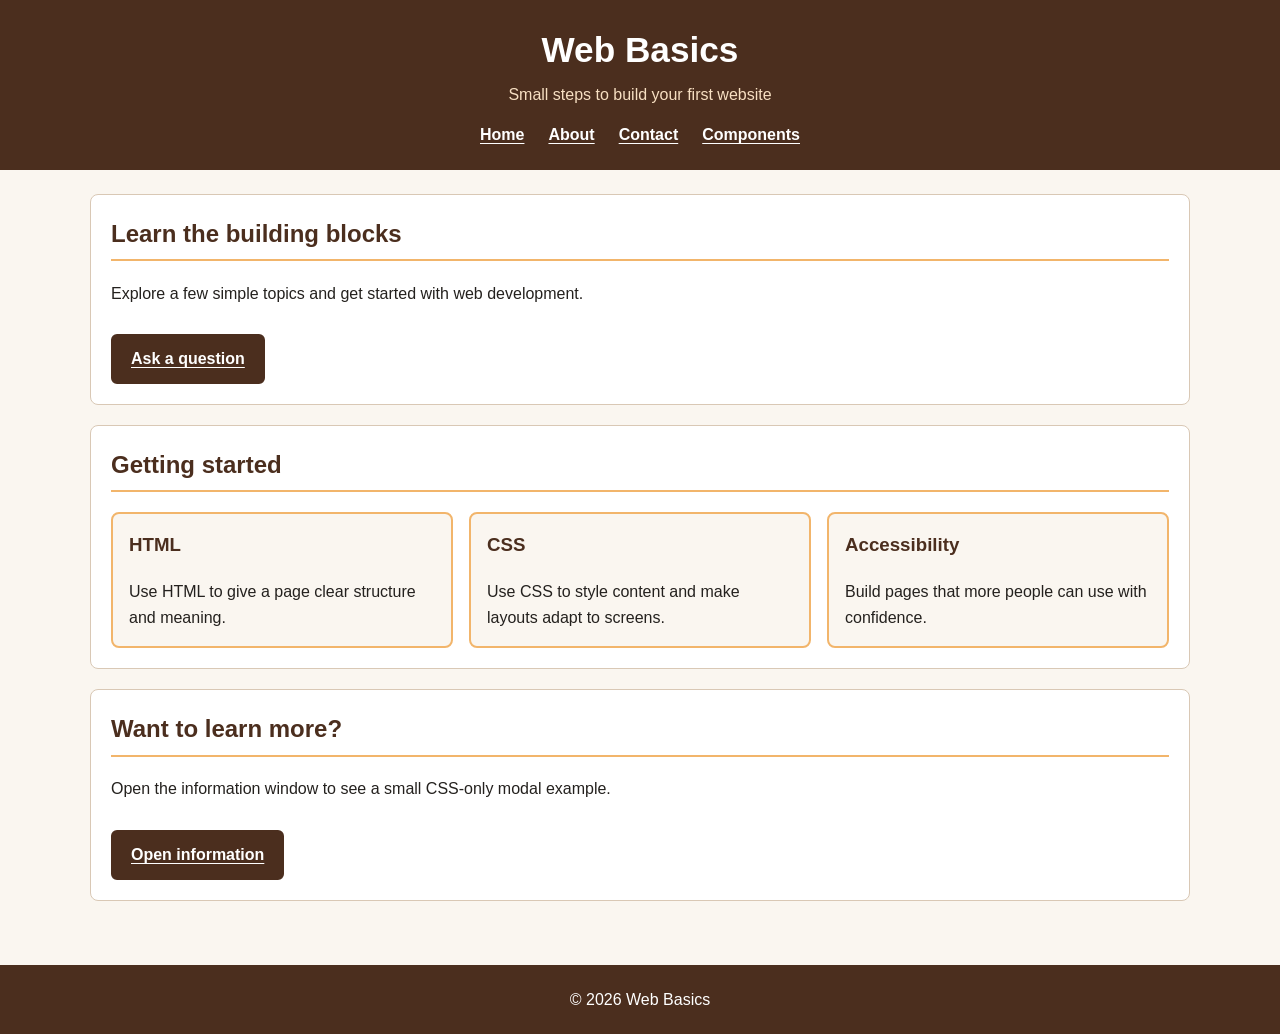
<file: index.html>
<!DOCTYPE html>
<html lang="en">
<head>
    <meta charset="UTF-8">
    <meta name="viewport" content="width=device-width, initial-scale=1.0">
    <meta name="description" content="A simple guide to learning web development.">
    <title>Home | Web Basics</title>
    <link rel="stylesheet" href="style.css">
</head>
<body>
    <a class="skip-link" href="#main-content">Skip to main content</a>
    <header class="site-header">
        <h1 id="site-title">Web Basics</h1>
        <p class="tagline">Small steps to build your first website</p>
        <nav aria-label="Main navigation">
            <a href="index.html" aria-current="page">Home</a>
            <a href="about.html">About</a>
            <a href="contact.html">Contact</a>
            <a href="components.html">Components</a>
        </nav>
    </header>
    <main id="main-content">
        <section class="intro">
            <h2>Learn the building blocks</h2>
            <p>Explore a few simple topics and get started with web development.</p>
            <a class="button-link" href="contact.html">Ask a question</a>
        </section>
        <section aria-labelledby="topics-title">
            <h2 id="topics-title">Getting started</h2>
            <div class="card-grid">
                <article class="card"><h3>HTML</h3><p>Use HTML to give a page clear structure and meaning.</p></article>
                <article class="card"><h3>CSS</h3><p>Use CSS to style content and make layouts adapt to screens.</p></article>
                <article class="card"><h3>Accessibility</h3><p>Build pages that more people can use with confidence.</p></article>
            </div>
        </section>
        <section>
            <h2>Want to learn more?</h2>
            <p>Open the information window to see a small CSS-only modal example.</p>
            <a class="button-link" href="#info-modal">Open information</a>
        </section>
    </main>
    <section class="modal" id="info-modal" role="dialog" aria-modal="true" aria-labelledby="modal-title" aria-describedby="modal-text" tabindex="-1">
        <div class="modal-content">
            <h2 id="modal-title">A CSS-only modal</h2>
            <p id="modal-text">This window opens and closes with links and CSS. No JavaScript is used.</p>
            <a class="button-link" href="#main-content">Close window</a>
        </div>
        <a class="modal-backdrop" href="#main-content" aria-label="Close information window"></a>
    </section>
    <footer><p>&copy; 2026 Web Basics</p></footer>
</body>
</html>
</file>
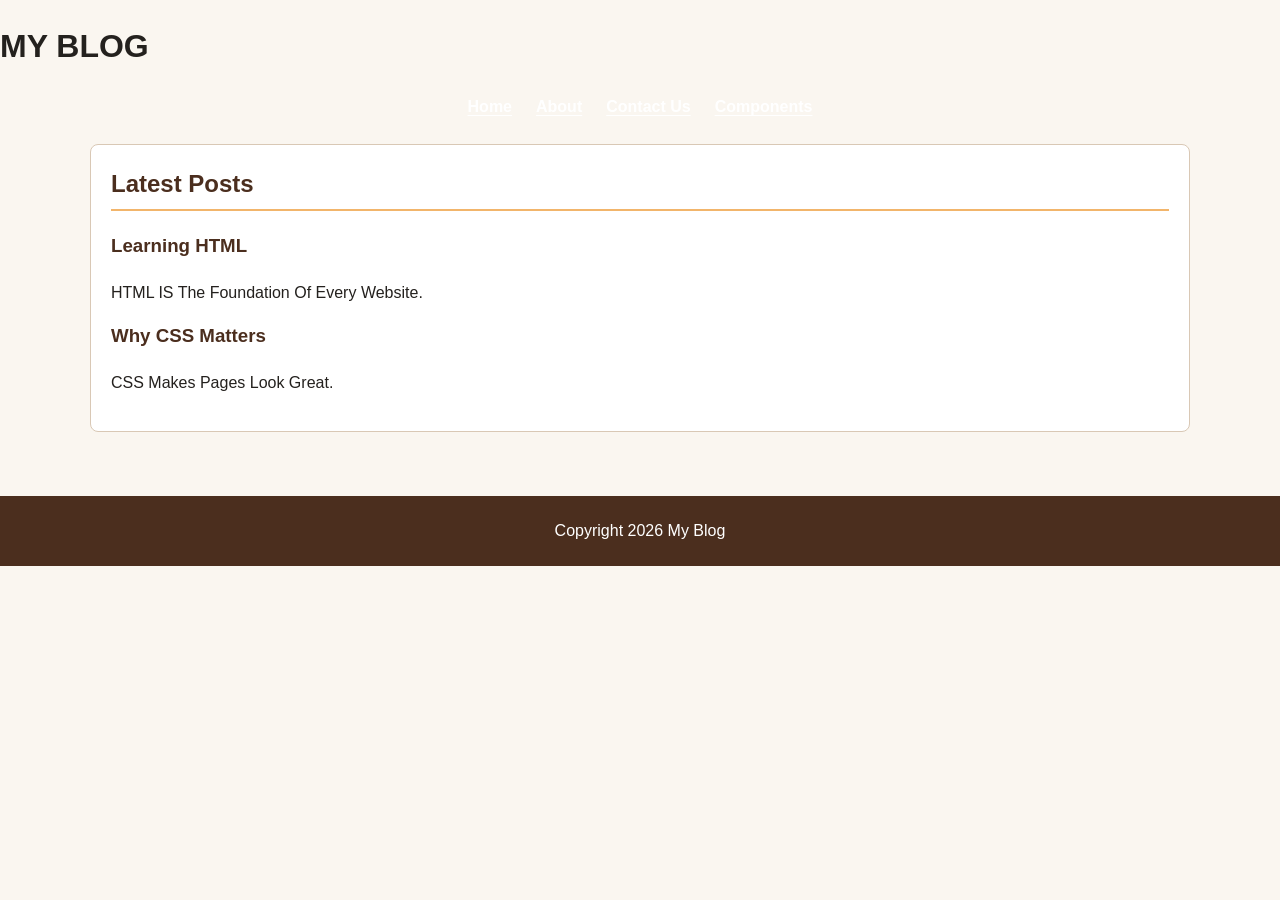
<file: about.html>
<!DOCTYPE html>
<html lang = "en">
    <head>
    <meta charset="UTF-8">
    <meta name="viewport" content="width=device-width, initial-scale=1.0">
    <title>Home - My Project</title>
    <link rel="stylesheet" href="style.css">
    </head>
    <body>
        <header>
            <h1> MY BLOG </h1>
            <nav>
                <a href="index.html">Home</a>
                <a href="about.html">About</a>
                <a href="contact.html">Contact Us</a>
                <a href="components.html">Components</a>
            </nav>
        </header>
        <main>
            <section>
                <h2>Latest Posts</h2>
                <article>
                    <h3>Learning HTML</h3>
                    <p>HTML IS The Foundation Of Every Website.</p>
                    </article>
                <article>
                    <h3>Why CSS Matters</h3>
                    <p>CSS Makes Pages Look Great.</p>
                </article>
            </section>
        </main>
        <footer>
            <p>Copyright 2026 My Blog</p>
        </footer>
    </body>
</html>
</file>
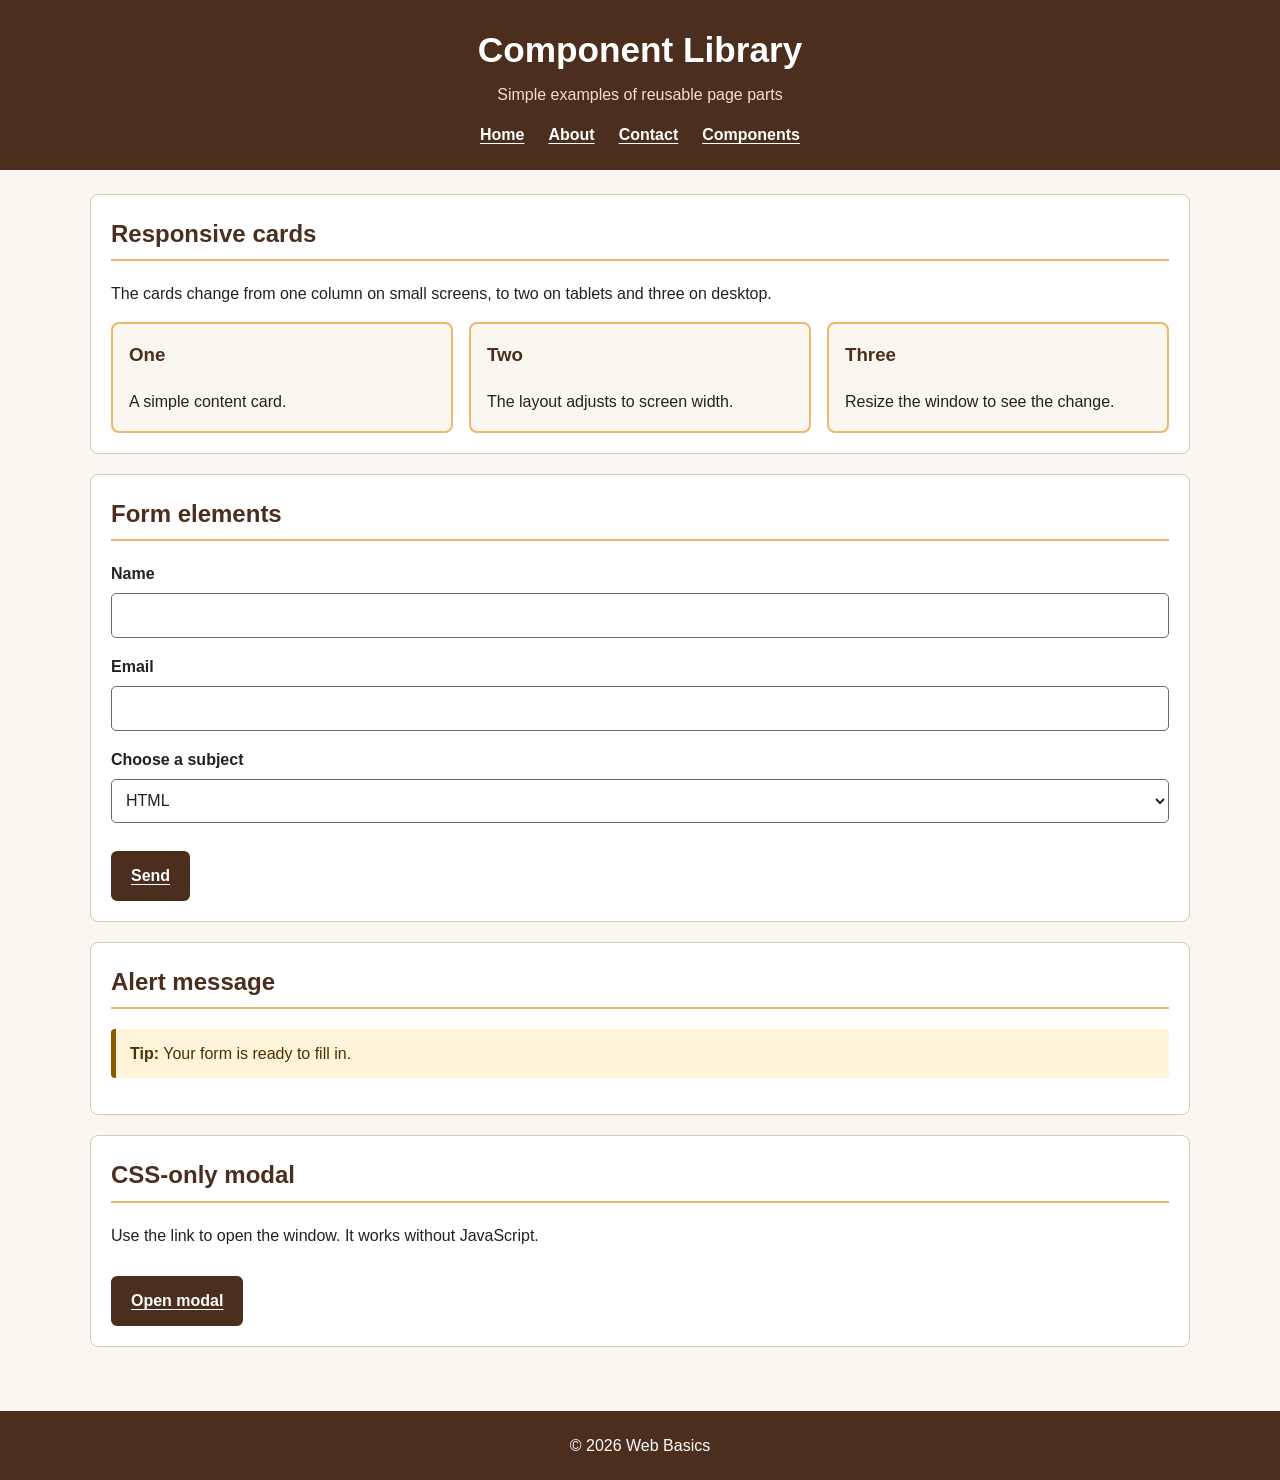
<file: components.html>
<!DOCTYPE html>
<html lang="en">
<head>
    <meta charset="UTF-8">
    <meta name="viewport" content="width=device-width, initial-scale=1.0">
    <meta name="description" content="Responsive examples of common web components.">
    <title>Components | Web Basics</title>
    <link rel="stylesheet" href="style.css">
</head>
<body>
    <a class="skip-link" href="#main-content">Skip to main content</a>
    <header class="site-header">
        <h1 id="site-title">Component Library</h1>
        <p class="tagline">Simple examples of reusable page parts</p>
        <nav aria-label="Main navigation">
            <a href="index.html">Home</a>
            <a href="about.html">About</a>
            <a href="contact.html">Contact</a>
            <a href="components.html" aria-current="page">Components</a>
        </nav>
    </header>
    <main id="main-content">
        <section aria-labelledby="layout-title">
            <h2 id="layout-title">Responsive cards</h2>
            <p>The cards change from one column on small screens, to two on tablets and three on desktop.</p>
            <div class="card-grid">
                <article class="card"><h3>One</h3><p>A simple content card.</p></article>
                <article class="card"><h3>Two</h3><p>The layout adjusts to screen width.</p></article>
                <article class="card"><h3>Three</h3><p>Resize the window to see the change.</p></article>
            </div>
        </section>
        <section aria-labelledby="form-title">
            <h2 id="form-title">Form elements</h2>
            <form action="#" method="get">
                <div class="form-field">
                    <label for="example-name">Name</label>
                    <input type="text" id="example-name" name="name" autocomplete="name" required>
                </div>
                <div class="form-field">
                    <label for="example-email">Email</label>
                    <input type="email" id="example-email" name="email" autocomplete="email" required>
                </div>
                <div class="form-field">
                    <label for="example-subject">Choose a subject</label>
                    <select id="example-subject" name="subject">
                        <option value="html">HTML</option>
                        <option value="css">CSS</option>
                        <option value="accessibility">Accessibility</option>
                    </select>
                </div>
                <button type="submit">Send</button>
            </form>
        </section>
        <section aria-labelledby="alert-title">
            <h2 id="alert-title">Alert message</h2>
            <div class="alert" role="status"><strong>Tip:</strong> Your form is ready to fill in.</div>
        </section>
        <section aria-labelledby="modal-demo-title">
            <h2 id="modal-demo-title">CSS-only modal</h2>
            <p>Use the link to open the window. It works without JavaScript.</p>
            <a class="button-link" href="#example-modal">Open modal</a>
        </section>
    </main>
    <section class="modal" id="example-modal" role="dialog" aria-modal="true" aria-labelledby="example-modal-title" aria-describedby="example-modal-text" tabindex="-1">
        <div class="modal-content">
            <h2 id="example-modal-title">Hello!</h2>
            <p id="example-modal-text">This modal uses the CSS :target selector.</p>
            <a class="button-link" href="#main-content">Close modal</a>
        </div>
        <a class="modal-backdrop" href="#main-content" aria-label="Close modal"></a>
    </section>
    <footer><p>&copy; 2026 Web Basics</p></footer>
</body>
</html>
</file>
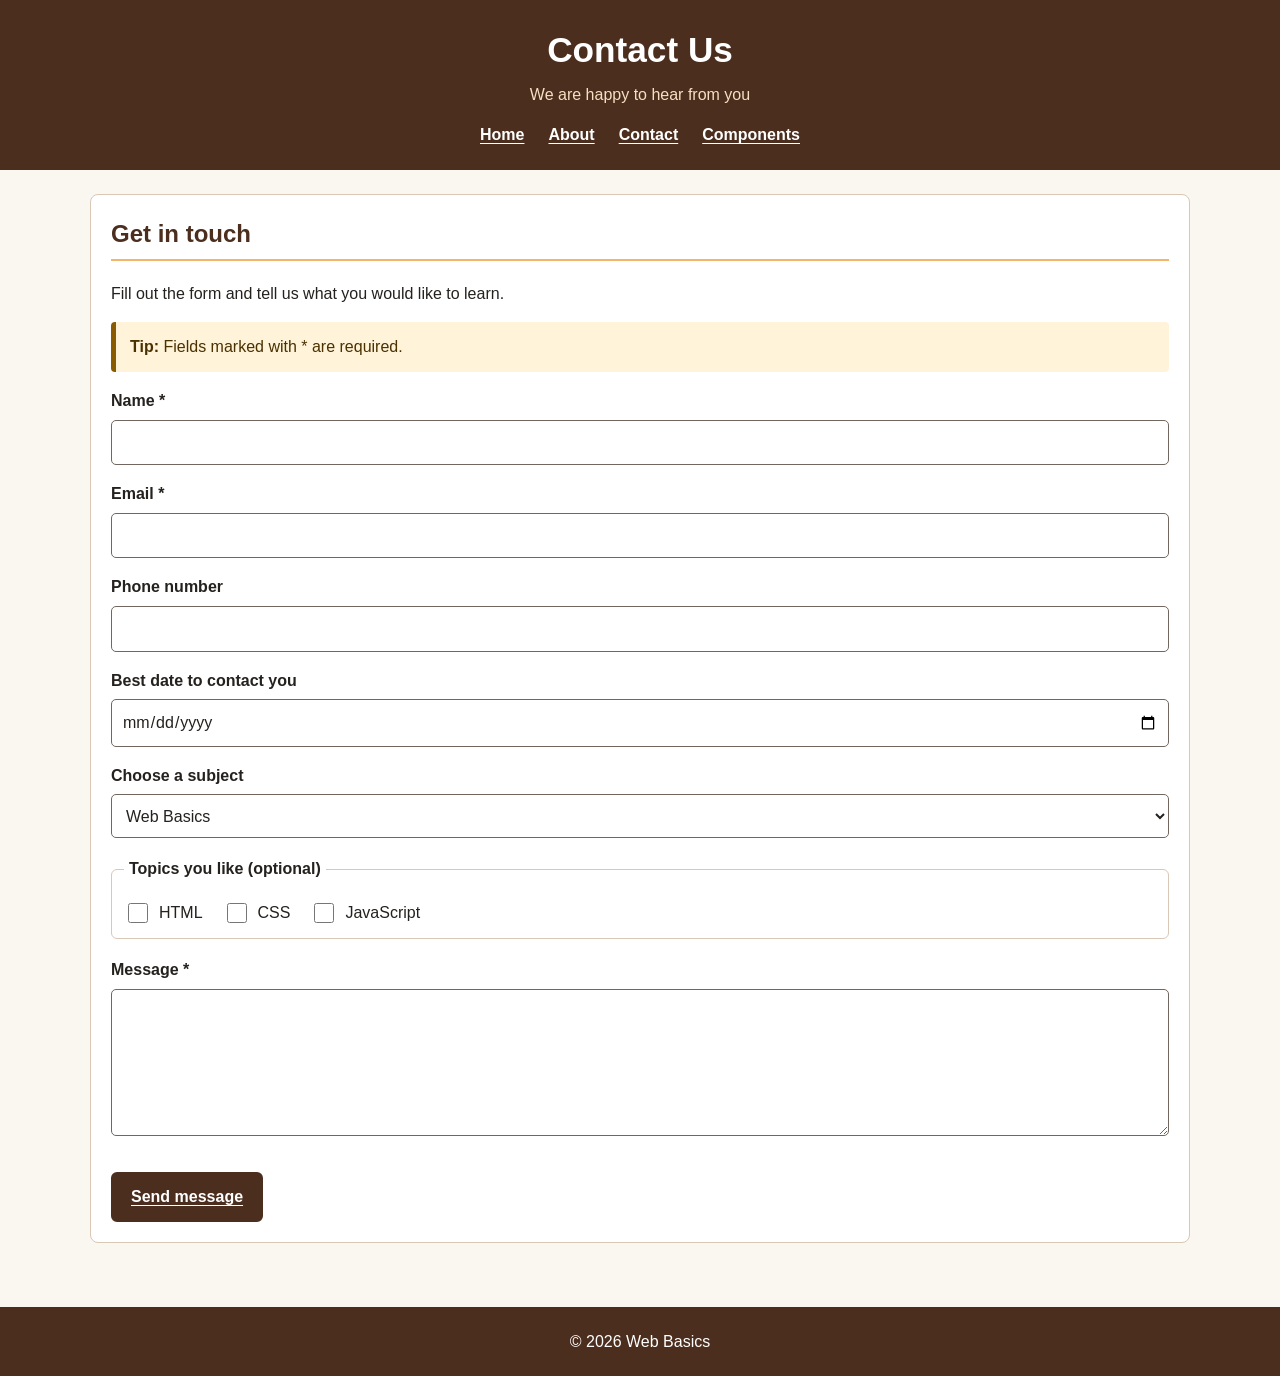
<file: contact.html>
<!DOCTYPE html>
<html lang="en">
<head>
    <meta charset="UTF-8">
    <meta name="viewport" content="width=device-width, initial-scale=1.0">
    <meta name="description" content="Contact Web Basics with a question.">
    <title>Contact | Web Basics</title>
    <link rel="stylesheet" href="style.css">
</head>
<body>
    <a class="skip-link" href="#main-content">Skip to main content</a>
    <header class="site-header">
        <h1 id="site-title">Contact Us</h1>
        <p class="tagline">We are happy to hear from you</p>
        <nav aria-label="Main navigation">
            <a href="index.html">Home</a>
            <a href="about.html">About</a>
            <a href="contact.html" aria-current="page">Contact</a>
            <a href="components.html">Components</a>
        </nav>
    </header>
    <main id="main-content">
        <section>
            <h2>Get in touch</h2>
            <p>Fill out the form and tell us what you would like to learn.</p>
            <div class="alert" role="status"><strong>Tip:</strong> Fields marked with * are required.</div>
            <form action="#" method="get">
                <div class="form-field">
                    <label for="name">Name <span aria-hidden="true">*</span></label>
                    <input type="text" id="name" name="name" autocomplete="name" required>
                </div>
                <div class="form-field">
                    <label for="email">Email <span aria-hidden="true">*</span></label>
                    <input type="email" id="email" name="email" autocomplete="email" required>
                </div>
                <div class="form-field">
                    <label for="phone">Phone number</label>
                    <input type="tel" id="phone" name="phone" autocomplete="tel">
                </div>
                <div class="form-field">
                    <label for="date">Best date to contact you</label>
                    <input type="date" id="date" name="date">
                </div>
                <div class="form-field">
                    <label for="subject">Choose a subject</label>
                    <select id="subject" name="subject">
                        <option value="web-basics">Web Basics</option>
                        <option value="databases">Databases</option>
                        <option value="other">Other</option>
                    </select>
                </div>
                <fieldset>
                    <legend>Topics you like (optional)</legend>
                    <div class="choice-row">
                        <label><input type="checkbox" name="topic" value="html"> HTML</label>
                        <label><input type="checkbox" name="topic" value="css"> CSS</label>
                        <label><input type="checkbox" name="topic" value="javascript"> JavaScript</label>
                    </div>
                </fieldset>
                <div class="form-field">
                    <label for="message">Message <span aria-hidden="true">*</span></label>
                    <textarea id="message" name="message" rows="5" required></textarea>
                </div>
                <button type="submit">Send message</button>
            </form>
        </section>
    </main>
    <footer><p>&copy; 2026 Web Basics</p></footer>
</body>
</html>
</file>
<file: style.css>
* {
    box-sizing: border-box;
}

:root {
    color-scheme: light dark;
    --page: #faf6f0;
    --surface: #ffffff;
    --text: #24211e;
    --muted: #51473f;
    --brand: #4b2e1e;
    --brand-hover: #65402c;
    --accent: #f2b56b;
    --border: #d9c8b5;
    --alert-bg: #fff3d9;
    --alert-text: #4a3100;
}

body {
    margin: 0;
    background: var(--page);
    color: var(--text);
    font: 16px/1.6 Arial, Helvetica, sans-serif;
}

.skip-link {
    position: absolute;
    top: -100px;
    left: 12px;
    z-index: 5;
    padding: 10px;
    background: var(--surface);
    color: var(--text);
}

.skip-link:focus { top: 12px; }

.site-header, footer {
    padding: 22px 16px;
    background: var(--brand);
    color: #ffffff;
    text-align: center;
}

#site-title { margin: 0; font-size: 2.2rem; }
.tagline { margin: 4px 0 14px; color: #f7dfc2; }

nav { display: flex; justify-content: center; flex-wrap: wrap; gap: 10px 24px; }
nav a { color: #ffffff; font-weight: bold; text-decoration: underline; text-underline-offset: 3px; }
nav a:hover { color: var(--accent); }

a:focus-visible, button:focus-visible, input:focus-visible, select:focus-visible, textarea:focus-visible {
    outline: 3px solid #145ea8;
    outline-offset: 3px;
}

main { width: min(100% - 32px, 1100px); margin: 0 auto; padding: 24px 0; }
section { margin-bottom: 20px; padding: 20px; border: 1px solid var(--border); border-radius: 8px; background: var(--surface); }
h2 { margin-top: 0; color: var(--brand); border-bottom: 2px solid var(--accent); padding-bottom: 6px; }
h3 { margin-top: 0; color: var(--brand); }

.card-grid { display: grid; grid-template-columns: 1fr; gap: 16px; }
.card { padding: 16px; border: 2px solid var(--accent); border-radius: 8px; background: var(--page); }
.card p { margin-bottom: 0; }

.button-link, button {
    display: inline-block;
    margin-top: 12px;
    padding: 10px 18px;
    border: 2px solid var(--brand);
    border-radius: 6px;
    background: var(--brand);
    color: #ffffff;
    font: inherit;
    font-weight: bold;
    text-decoration: underline;
    text-underline-offset: 3px;
    cursor: pointer;
}
.button-link:hover, button:hover { background: var(--brand-hover); }

.alert { margin: 16px 0; padding: 12px 14px; border-left: 5px solid #8a5a00; border-radius: 4px; background: var(--alert-bg); color: var(--alert-text); }
.form-field { margin: 16px 0; }
.form-field label, legend { display: block; margin-bottom: 6px; font-weight: bold; }
input[type="text"], input[type="email"], input[type="tel"], input[type="date"], select, textarea {
    width: 100%;
    min-height: 44px;
    padding: 9px 10px;
    border: 1px solid #72675e;
    border-radius: 5px;
    background: var(--surface);
    color: var(--text);
    font: inherit;
}
textarea { resize: vertical; }
fieldset { margin: 18px 0; padding: 12px; border: 1px solid var(--border); border-radius: 6px; }
legend { padding: 0 5px; }
.choice-row { display: flex; flex-wrap: wrap; gap: 12px 20px; }
.choice-row label { display: inline-flex; align-items: center; gap: 8px; }
.choice-row input { width: 20px; height: 20px; accent-color: var(--brand); }

.table-wrap { overflow-x: auto; }
table { width: 100%; border-collapse: collapse; }
caption { padding: 8px; text-align: left; }
th, td { padding: 10px; border: 1px solid var(--border); text-align: left; }
th { background: var(--brand); color: #ffffff; }
tr:nth-child(even) { background: var(--page); }

.modal { display: none; position: fixed; inset: 0; z-index: 3; align-items: center; justify-content: center; margin: 0; padding: 20px; border: 0; border-radius: 0; background: transparent; }
.modal:target { display: flex; }
.modal-backdrop { position: absolute; inset: 0; background: rgb(0 0 0 / 75%); }
.modal-content { position: relative; z-index: 1; width: min(100%, 480px); padding: 24px; border-radius: 8px; background: var(--surface); color: var(--text); }
.modal-content h2 { color: var(--brand); }

footer { margin-top: 20px; }
footer p { margin: 0; }

@media (min-width: 600px) {
    .card-grid { grid-template-columns: repeat(2, minmax(0, 1fr)); }
}

@media (min-width: 900px) {
    .card-grid { grid-template-columns: repeat(3, minmax(0, 1fr)); }
}

@media (prefers-color-scheme: dark) {
    :root {
        --page: #171513;
        --surface: #24211e;
        --text: #f5f1ec;
        --muted: #d5cbc1;
        --brand: #34251c;
        --brand-hover: #503624;
        --accent: #f2b56b;
        --border: #66584b;
        --alert-bg: #3b301c;
        --alert-text: #ffe4a8;
    }
    h2, h3, .modal-content h2 { color: #f5c47e; }
    .card { background: #211d19; }
    .button-link, button { border-color: #d59b5a; }
    .button-link:hover, button:hover { background: #543a27; }
    input[type="text"], input[type="email"], input[type="tel"], input[type="date"], select, textarea { border-color: #a99a8c; }
    a:focus-visible, button:focus-visible, input:focus-visible, select:focus-visible, textarea:focus-visible { outline-color: #8fc8ff; }
}
</file>
